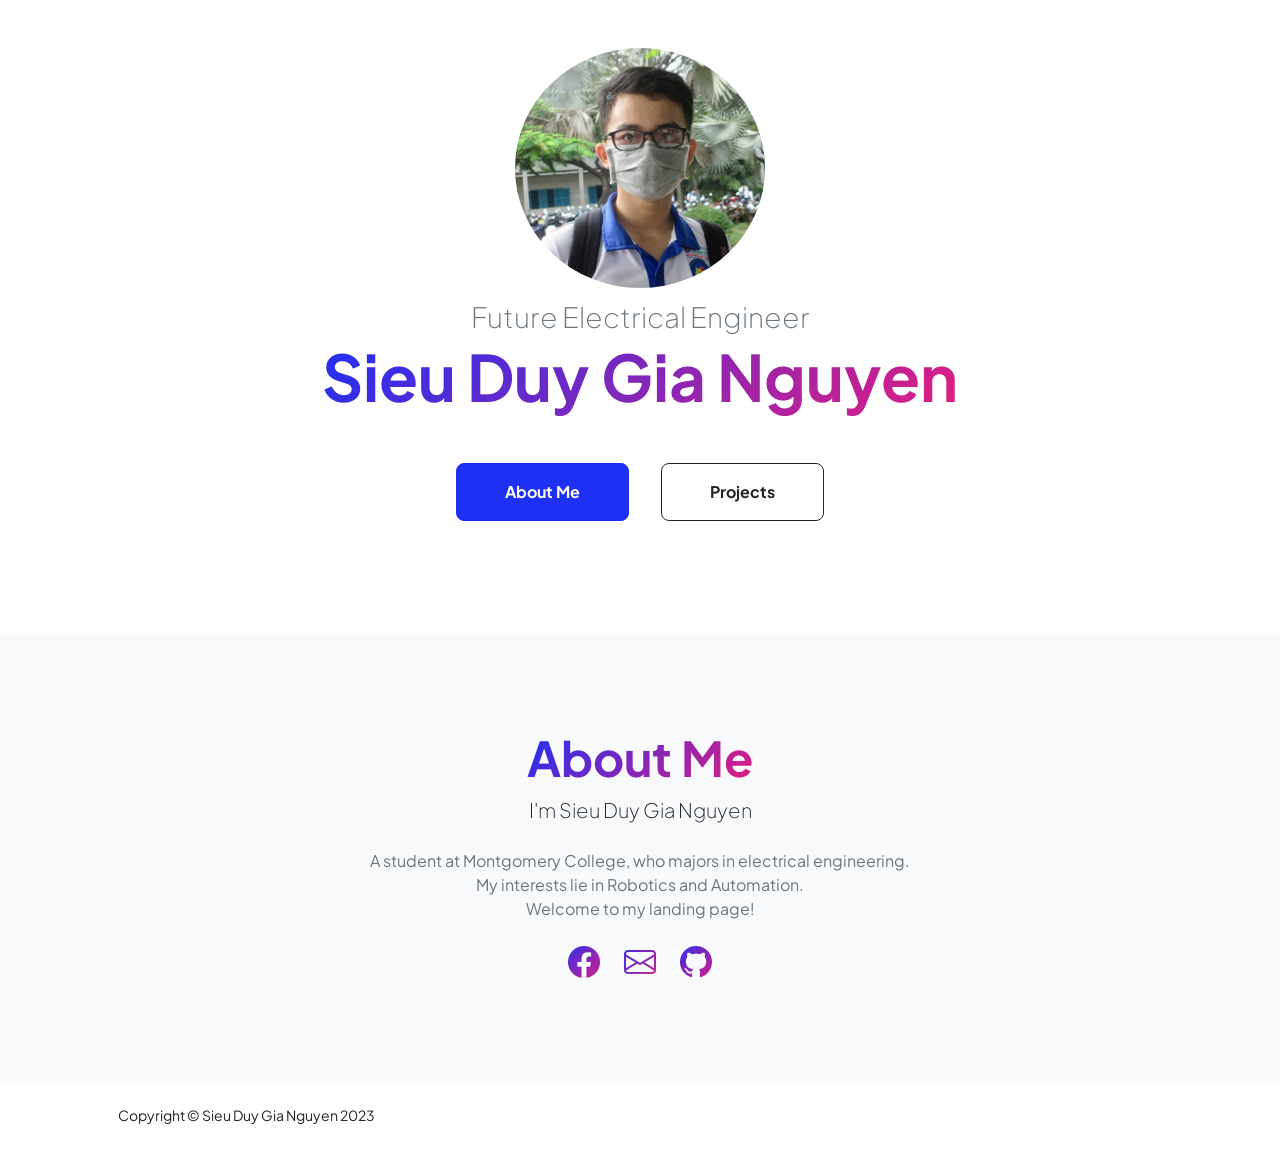
<file: index.html>
<!DOCTYPE html>
<html lang="en">
    <head>
        <meta charset="utf-8" />
        <meta name="viewport" content="width=device-width, initial-scale=1, shrink-to-fit=no" />
        <meta name="description" content="" />
        <meta name="author" content="" />
        <title>Sieu D. G. Nguyen</title>
        <!-- Favicon-->
        <link rel="icon" type="image/x-icon" href="assets/favicon.ico" />
        <!-- Custom Google font-->
        <link rel="preconnect" href="https://fonts.googleapis.com" />
        <link rel="preconnect" href="https://fonts.gstatic.com" crossorigin />
        <link href="https://fonts.googleapis.com/css2?family=Plus+Jakarta+Sans:wght@100;200;300;400;500;600;700;800;900&amp;display=swap" rel="stylesheet" />
        <!-- Bootstrap icons-->
        <link href="https://cdn.jsdelivr.net/npm/bootstrap-icons@1.8.1/font/bootstrap-icons.css" rel="stylesheet" />
        <!-- Core theme CSS (includes Bootstrap)-->
        <link href="css/styles.css" rel="stylesheet" />
    </head>
    <body class="d-flex flex-column h-100">
        <main class="flex-shrink-0">
            <!-- Header-->
            <header class="py-5">
                <div class="container px-5 pb-5">
                    <div class="row gx-5 align-items-center">
                        <div class="col-xxl-5">
                            <!-- Header text content-->
                            <div class="text-center text-xxl-start">
                                <img width="250" class="img-fluid img-profile rounded-circle mx-auto mb-2" src="assets/me.png" alt="..." />
                                <!-- <div class="badge bg-gradient-primary-to-secondary text-white mb-4"><div class="text-uppercase">Design &middot; Development &middot; Marketing</div></div> -->
                                <div class="fs-3 fw-light text-muted"> Future Electrical Engineer</div>
                                <h1 class="display-3 fw-bolder mb-5"><span class="text-gradient d-inline"> Sieu Duy Gia Nguyen</span></h1>
                                <div class="d-grid gap-3 d-sm-flex justify-content-sm-center justify-content-xxl-start mb-3">
                                    <a class="btn btn-primary btn-lg px-5 py-3 me-sm-3 fs-6 fw-bolder" href="index.html">About Me</a>
                                    <a class="btn btn-outline-dark btn-lg px-5 py-3 fs-6 fw-bolder" href="projects.html">Projects</a>
                                </div>
                            </div>
                        </div>
                        
                    </div>
                </div>
            </header>
            <!-- About Section-->
            <section class="bg-light py-5">
                <div class="container px-5">
                    <div class="row gx-5 justify-content-center">
                        <div class="col-xxl-8">
                            <div class="text-center my-5">
                                <h2 class="display-5 fw-bolder"><span class="text-gradient d-inline">About Me</span></h2>
                                <p class="lead fw-light mb-4">I'm Sieu Duy Gia Nguyen</p>
                                <p class="text-muted">A student at Montgomery College, who majors in electrical engineering. </br>
                                    My interests lie in Robotics and Automation. </br> Welcome to my landing page! 
                                </p>
                                <div class="d-flex justify-content-center fs-2 gap-4">
                                    <a class="text-gradient" href="https://www.facebook.com/giasieu.nguyen?mibextid=LQQJ4d"><i class="bi bi-facebook"></i></a>
                                    <a class="text-gradient" href="mailto:sieugnguyen@gmail.com"><i class="bi bi-envelope"></i></a>
                                    
                                    <a class="text-gradient" href="https://github.com/sieudgn"><i class="bi bi-github"></i></a>
                                </div>
                            </div>
                        </div>
                    </div>
                </div>
            </section>
        </main>
        <!-- Footer-->
        <footer class="bg-white py-4 mt-auto">
            <div class="container px-5">
                <div class="row align-items-center justify-content-between flex-column flex-sm-row">
                    <div class="col-auto"><div class="small m-0;">Copyright &copy; Sieu Duy Gia Nguyen 2023</div></div>
                </div>
            </div>
        </footer>
        <!-- Bootstrap core JS-->
        <script src="https://cdn.jsdelivr.net/npm/bootstrap@5.2.3/dist/js/bootstrap.bundle.min.js"></script>
        <!-- Core theme JS-->
        <script src="js/scripts.js"></script>
    </body>
</html>
</file>
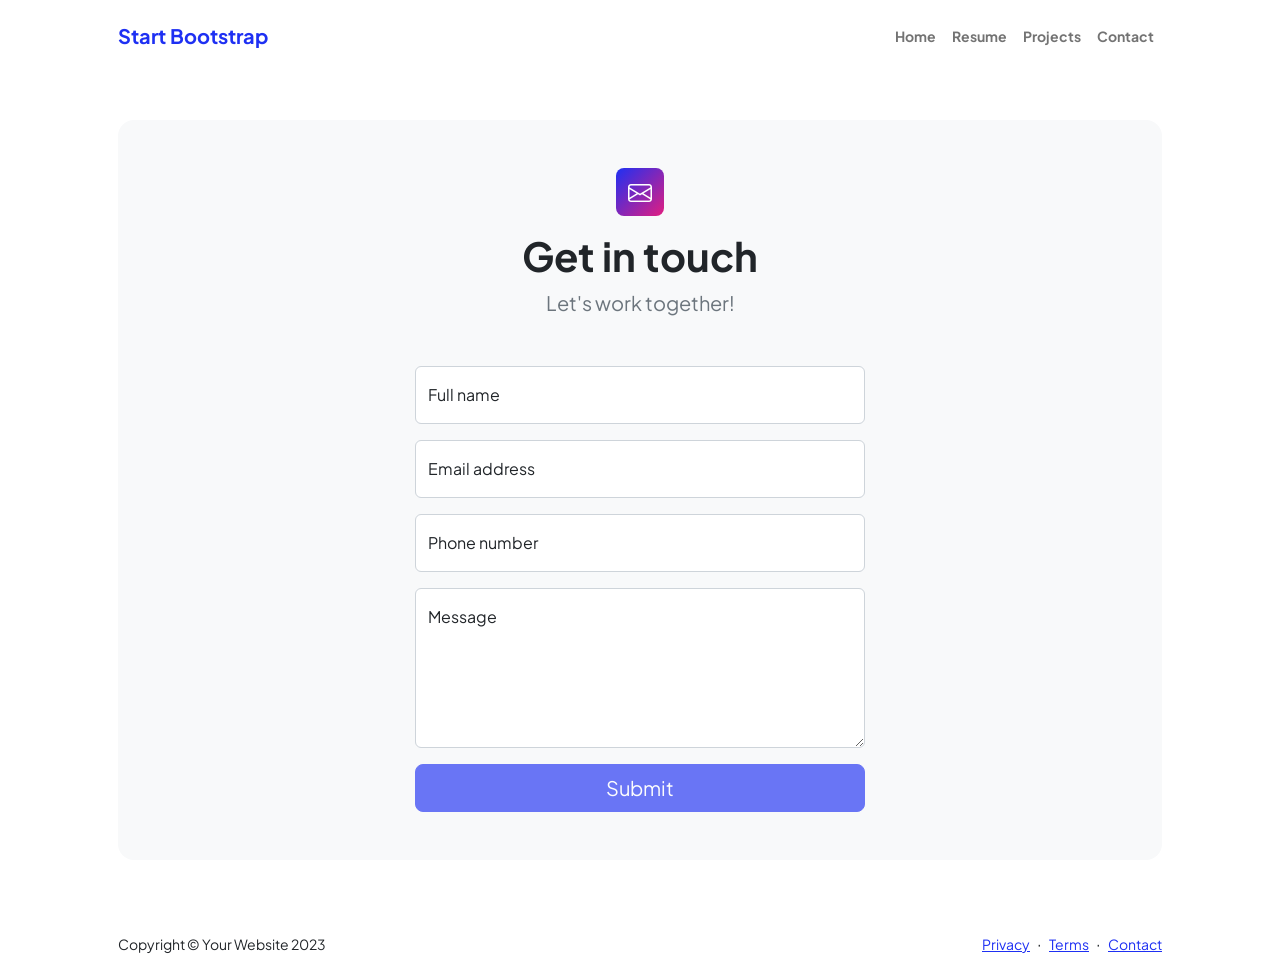
<file: contact.html>
<!DOCTYPE html>
<html lang="en">
    <head>
        <meta charset="utf-8" />
        <meta name="viewport" content="width=device-width, initial-scale=1, shrink-to-fit=no" />
        <meta name="description" content />
        <meta name="author" content />
        <title>Modern Business - Start Bootstrap Template</title>
        <!-- Favicon-->
        <link rel="icon" type="image/x-icon" href="assets/favicon.ico" />
        <!-- Custom Google font-->
        <link rel="preconnect" href="https://fonts.googleapis.com" />
        <link rel="preconnect" href="https://fonts.gstatic.com" crossorigin />
        <link href="https://fonts.googleapis.com/css2?family=Plus+Jakarta+Sans:wght@100;200;300;400;500;600;700;800;900&amp;display=swap" rel="stylesheet" />
        <!-- Bootstrap icons-->
        <link href="https://cdn.jsdelivr.net/npm/bootstrap-icons@1.8.1/font/bootstrap-icons.css" rel="stylesheet" />
        <!-- Core theme CSS (includes Bootstrap)-->
        <link href="css/styles.css" rel="stylesheet" />
    </head>
    <body class="d-flex flex-column">
        <main class="flex-shrink-0">
            <!-- Navigation-->
            <nav class="navbar navbar-expand-lg navbar-light bg-white py-3">
                <div class="container px-5">
                    <a class="navbar-brand" href="index.html"><span class="fw-bolder text-primary">Start Bootstrap</span></a>
                    <button class="navbar-toggler" type="button" data-bs-toggle="collapse" data-bs-target="#navbarSupportedContent" aria-controls="navbarSupportedContent" aria-expanded="false" aria-label="Toggle navigation"><span class="navbar-toggler-icon"></span></button>
                    <div class="collapse navbar-collapse" id="navbarSupportedContent">
                        <ul class="navbar-nav ms-auto mb-2 mb-lg-0 small fw-bolder">
                            <li class="nav-item"><a class="nav-link" href="index.html">Home</a></li>
                            <li class="nav-item"><a class="nav-link" href="resume.html">Resume</a></li>
                            <li class="nav-item"><a class="nav-link" href="projects.html">Projects</a></li>
                            <li class="nav-item"><a class="nav-link" href="contact.html">Contact</a></li>
                        </ul>
                    </div>
                </div>
            </nav>
            <!-- Page content-->
            <section class="py-5">
                <div class="container px-5">
                    <!-- Contact form-->
                    <div class="bg-light rounded-4 py-5 px-4 px-md-5">
                        <div class="text-center mb-5">
                            <div class="feature bg-primary bg-gradient-primary-to-secondary text-white rounded-3 mb-3"><i class="bi bi-envelope"></i></div>
                            <h1 class="fw-bolder">Get in touch</h1>
                            <p class="lead fw-normal text-muted mb-0">Let's work together!</p>
                        </div>
                        <div class="row gx-5 justify-content-center">
                            <div class="col-lg-8 col-xl-6">
                                <!-- * * * * * * * * * * * * * * *-->
                                <!-- * * SB Forms Contact Form * *-->
                                <!-- * * * * * * * * * * * * * * *-->
                                <!-- This form is pre-integrated with SB Forms.-->
                                <!-- To make this form functional, sign up at-->
                                <!-- https://startbootstrap.com/solution/contact-forms-->
                                <!-- to get an API token!-->
                                <form id="contactForm" data-sb-form-api-token="API_TOKEN">
                                    <!-- Name input-->
                                    <div class="form-floating mb-3">
                                        <input class="form-control" id="name" type="text" placeholder="Enter your name..." data-sb-validations="required" />
                                        <label for="name">Full name</label>
                                        <div class="invalid-feedback" data-sb-feedback="name:required">A name is required.</div>
                                    </div>
                                    <!-- Email address input-->
                                    <div class="form-floating mb-3">
                                        <input class="form-control" id="email" type="email" placeholder="name@example.com" data-sb-validations="required,email" />
                                        <label for="email">Email address</label>
                                        <div class="invalid-feedback" data-sb-feedback="email:required">An email is required.</div>
                                        <div class="invalid-feedback" data-sb-feedback="email:email">Email is not valid.</div>
                                    </div>
                                    <!-- Phone number input-->
                                    <div class="form-floating mb-3">
                                        <input class="form-control" id="phone" type="tel" placeholder="(123) 456-7890" data-sb-validations="required" />
                                        <label for="phone">Phone number</label>
                                        <div class="invalid-feedback" data-sb-feedback="phone:required">A phone number is required.</div>
                                    </div>
                                    <!-- Message input-->
                                    <div class="form-floating mb-3">
                                        <textarea class="form-control" id="message" type="text" placeholder="Enter your message here..." style="height: 10rem" data-sb-validations="required"></textarea>
                                        <label for="message">Message</label>
                                        <div class="invalid-feedback" data-sb-feedback="message:required">A message is required.</div>
                                    </div>
                                    <!-- Submit success message-->
                                    <!---->
                                    <!-- This is what your users will see when the form-->
                                    <!-- has successfully submitted-->
                                    <div class="d-none" id="submitSuccessMessage">
                                        <div class="text-center mb-3">
                                            <div class="fw-bolder">Form submission successful!</div>
                                            To activate this form, sign up at
                                            <br />
                                            <a href="https://startbootstrap.com/solution/contact-forms">https://startbootstrap.com/solution/contact-forms</a>
                                        </div>
                                    </div>
                                    <!-- Submit error message-->
                                    <!---->
                                    <!-- This is what your users will see when there is-->
                                    <!-- an error submitting the form-->
                                    <div class="d-none" id="submitErrorMessage"><div class="text-center text-danger mb-3">Error sending message!</div></div>
                                    <!-- Submit Button-->
                                    <div class="d-grid"><button class="btn btn-primary btn-lg disabled" id="submitButton" type="submit">Submit</button></div>
                                </form>
                            </div>
                        </div>
                    </div>
                </div>
            </section>
        </main>
        <!-- Footer-->
        <footer class="bg-white py-4 mt-auto">
            <div class="container px-5">
                <div class="row align-items-center justify-content-between flex-column flex-sm-row">
                    <div class="col-auto"><div class="small m-0">Copyright &copy; Your Website 2023</div></div>
                    <div class="col-auto">
                        <a class="small" href="#!">Privacy</a>
                        <span class="mx-1">&middot;</span>
                        <a class="small" href="#!">Terms</a>
                        <span class="mx-1">&middot;</span>
                        <a class="small" href="#!">Contact</a>
                    </div>
                </div>
            </div>
        </footer>
        <!-- Bootstrap core JS-->
        <script src="https://cdn.jsdelivr.net/npm/bootstrap@5.2.3/dist/js/bootstrap.bundle.min.js"></script>
        <!-- Core theme JS-->
        <script src="js/scripts.js"></script>
        <!-- * * * * * * * * * * * * * * * * * * * * * * * * * * * * * * * * * * * * * * * *-->
        <!-- * *                               SB Forms JS                               * *-->
        <!-- * * Activate your form at https://startbootstrap.com/solution/contact-forms * *-->
        <!-- * * * * * * * * * * * * * * * * * * * * * * * * * * * * * * * * * * * * * * * *-->
        <script src="https://cdn.startbootstrap.com/sb-forms-latest.js"></script>
    </body>
</html>
</file>
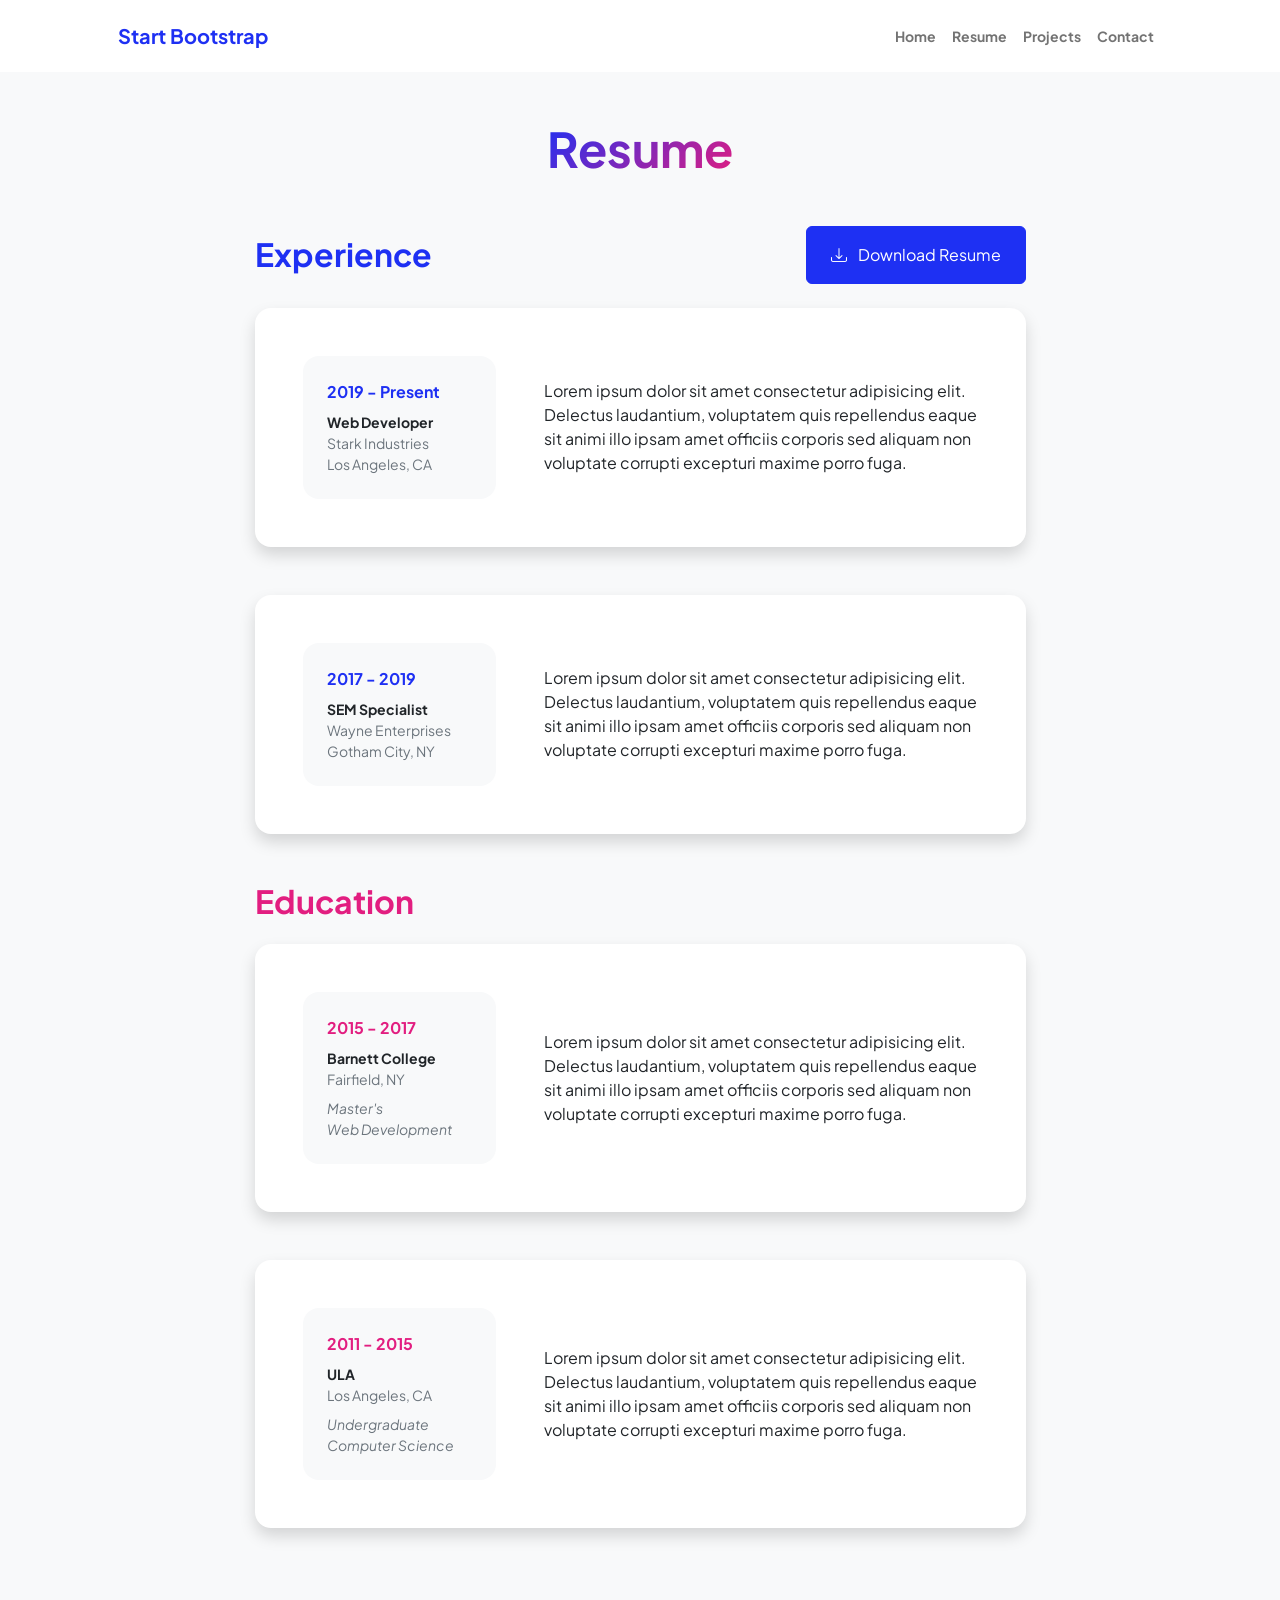
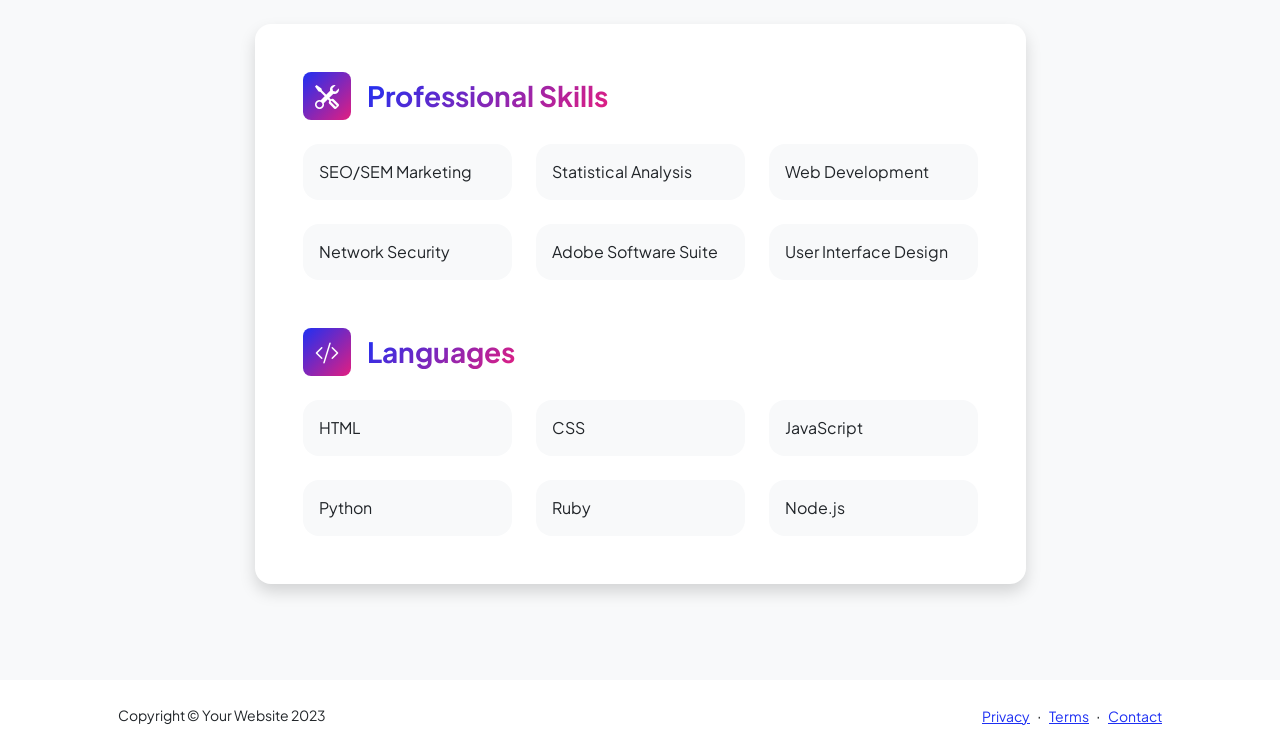
<file: resume.html>
<!DOCTYPE html>
<html lang="en">
    <head>
        <meta charset="utf-8" />
        <meta name="viewport" content="width=device-width, initial-scale=1, shrink-to-fit=no" />
        <meta name="description" content="" />
        <meta name="author" content="" />
        <title>Personal - Start Bootstrap Template</title>
        <!-- Favicon-->
        <link rel="icon" type="image/x-icon" href="assets/favicon.ico" />
        <!-- Custom Google font-->
        <link rel="preconnect" href="https://fonts.googleapis.com" />
        <link rel="preconnect" href="https://fonts.gstatic.com" crossorigin />
        <link href="https://fonts.googleapis.com/css2?family=Plus+Jakarta+Sans:wght@100;200;300;400;500;600;700;800;900&amp;display=swap" rel="stylesheet" />
        <!-- Bootstrap icons-->
        <link href="https://cdn.jsdelivr.net/npm/bootstrap-icons@1.8.1/font/bootstrap-icons.css" rel="stylesheet" />
        <!-- Core theme CSS (includes Bootstrap)-->
        <link href="css/styles.css" rel="stylesheet" />
    </head>
    <body class="d-flex flex-column h-100 bg-light">
        <main class="flex-shrink-0">
            <!-- Navigation-->
            <nav class="navbar navbar-expand-lg navbar-light bg-white py-3">
                <div class="container px-5">
                    <a class="navbar-brand" href="index.html"><span class="fw-bolder text-primary">Start Bootstrap</span></a>
                    <button class="navbar-toggler" type="button" data-bs-toggle="collapse" data-bs-target="#navbarSupportedContent" aria-controls="navbarSupportedContent" aria-expanded="false" aria-label="Toggle navigation"><span class="navbar-toggler-icon"></span></button>
                    <div class="collapse navbar-collapse" id="navbarSupportedContent">
                        <ul class="navbar-nav ms-auto mb-2 mb-lg-0 small fw-bolder">
                            <li class="nav-item"><a class="nav-link" href="index.html">Home</a></li>
                            <li class="nav-item"><a class="nav-link" href="resume.html">Resume</a></li>
                            <li class="nav-item"><a class="nav-link" href="projects.html">Projects</a></li>
                            <li class="nav-item"><a class="nav-link" href="contact.html">Contact</a></li>
                        </ul>
                    </div>
                </div>
            </nav>
            <!-- Page Content-->
            <div class="container px-5 my-5">
                <div class="text-center mb-5">
                    <h1 class="display-5 fw-bolder mb-0"><span class="text-gradient d-inline">Resume</span></h1>
                </div>
                <div class="row gx-5 justify-content-center">
                    <div class="col-lg-11 col-xl-9 col-xxl-8">
                        <!-- Experience Section-->
                        <section>
                            <div class="d-flex align-items-center justify-content-between mb-4">
                                <h2 class="text-primary fw-bolder mb-0">Experience</h2>
                                <!-- Download resume button-->
                                <!-- Note: Set the link href target to a PDF file within your project-->
                                <a class="btn btn-primary px-4 py-3" href="#!">
                                    <div class="d-inline-block bi bi-download me-2"></div>
                                    Download Resume
                                </a>
                            </div>
                            <!-- Experience Card 1-->
                            <div class="card shadow border-0 rounded-4 mb-5">
                                <div class="card-body p-5">
                                    <div class="row align-items-center gx-5">
                                        <div class="col text-center text-lg-start mb-4 mb-lg-0">
                                            <div class="bg-light p-4 rounded-4">
                                                <div class="text-primary fw-bolder mb-2">2019 - Present</div>
                                                <div class="small fw-bolder">Web Developer</div>
                                                <div class="small text-muted">Stark Industries</div>
                                                <div class="small text-muted">Los Angeles, CA</div>
                                            </div>
                                        </div>
                                        <div class="col-lg-8"><div>Lorem ipsum dolor sit amet consectetur adipisicing elit. Delectus laudantium, voluptatem quis repellendus eaque sit animi illo ipsam amet officiis corporis sed aliquam non voluptate corrupti excepturi maxime porro fuga.</div></div>
                                    </div>
                                </div>
                            </div>
                            <!-- Experience Card 2-->
                            <div class="card shadow border-0 rounded-4 mb-5">
                                <div class="card-body p-5">
                                    <div class="row align-items-center gx-5">
                                        <div class="col text-center text-lg-start mb-4 mb-lg-0">
                                            <div class="bg-light p-4 rounded-4">
                                                <div class="text-primary fw-bolder mb-2">2017 - 2019</div>
                                                <div class="small fw-bolder">SEM Specialist</div>
                                                <div class="small text-muted">Wayne Enterprises</div>
                                                <div class="small text-muted">Gotham City, NY</div>
                                            </div>
                                        </div>
                                        <div class="col-lg-8"><div>Lorem ipsum dolor sit amet consectetur adipisicing elit. Delectus laudantium, voluptatem quis repellendus eaque sit animi illo ipsam amet officiis corporis sed aliquam non voluptate corrupti excepturi maxime porro fuga.</div></div>
                                    </div>
                                </div>
                            </div>
                        </section>
                        <!-- Education Section-->
                        <section>
                            <h2 class="text-secondary fw-bolder mb-4">Education</h2>
                            <!-- Education Card 1-->
                            <div class="card shadow border-0 rounded-4 mb-5">
                                <div class="card-body p-5">
                                    <div class="row align-items-center gx-5">
                                        <div class="col text-center text-lg-start mb-4 mb-lg-0">
                                            <div class="bg-light p-4 rounded-4">
                                                <div class="text-secondary fw-bolder mb-2">2015 - 2017</div>
                                                <div class="mb-2">
                                                    <div class="small fw-bolder">Barnett College</div>
                                                    <div class="small text-muted">Fairfield, NY</div>
                                                </div>
                                                <div class="fst-italic">
                                                    <div class="small text-muted">Master's</div>
                                                    <div class="small text-muted">Web Development</div>
                                                </div>
                                            </div>
                                        </div>
                                        <div class="col-lg-8"><div>Lorem ipsum dolor sit amet consectetur adipisicing elit. Delectus laudantium, voluptatem quis repellendus eaque sit animi illo ipsam amet officiis corporis sed aliquam non voluptate corrupti excepturi maxime porro fuga.</div></div>
                                    </div>
                                </div>
                            </div>
                            <!-- Education Card 2-->
                            <div class="card shadow border-0 rounded-4 mb-5">
                                <div class="card-body p-5">
                                    <div class="row align-items-center gx-5">
                                        <div class="col text-center text-lg-start mb-4 mb-lg-0">
                                            <div class="bg-light p-4 rounded-4">
                                                <div class="text-secondary fw-bolder mb-2">2011 - 2015</div>
                                                <div class="mb-2">
                                                    <div class="small fw-bolder">ULA</div>
                                                    <div class="small text-muted">Los Angeles, CA</div>
                                                </div>
                                                <div class="fst-italic">
                                                    <div class="small text-muted">Undergraduate</div>
                                                    <div class="small text-muted">Computer Science</div>
                                                </div>
                                            </div>
                                        </div>
                                        <div class="col-lg-8"><div>Lorem ipsum dolor sit amet consectetur adipisicing elit. Delectus laudantium, voluptatem quis repellendus eaque sit animi illo ipsam amet officiis corporis sed aliquam non voluptate corrupti excepturi maxime porro fuga.</div></div>
                                    </div>
                                </div>
                            </div>
                        </section>
                        <!-- Divider-->
                        <div class="pb-5"></div>
                        <!-- Skills Section-->
                        <section>
                            <!-- Skillset Card-->
                            <div class="card shadow border-0 rounded-4 mb-5">
                                <div class="card-body p-5">
                                    <!-- Professional skills list-->
                                    <div class="mb-5">
                                        <div class="d-flex align-items-center mb-4">
                                            <div class="feature bg-primary bg-gradient-primary-to-secondary text-white rounded-3 me-3"><i class="bi bi-tools"></i></div>
                                            <h3 class="fw-bolder mb-0"><span class="text-gradient d-inline">Professional Skills</span></h3>
                                        </div>
                                        <div class="row row-cols-1 row-cols-md-3 mb-4">
                                            <div class="col mb-4 mb-md-0"><div class="d-flex align-items-center bg-light rounded-4 p-3 h-100">SEO/SEM Marketing</div></div>
                                            <div class="col mb-4 mb-md-0"><div class="d-flex align-items-center bg-light rounded-4 p-3 h-100">Statistical Analysis</div></div>
                                            <div class="col"><div class="d-flex align-items-center bg-light rounded-4 p-3 h-100">Web Development</div></div>
                                        </div>
                                        <div class="row row-cols-1 row-cols-md-3">
                                            <div class="col mb-4 mb-md-0"><div class="d-flex align-items-center bg-light rounded-4 p-3 h-100">Network Security</div></div>
                                            <div class="col mb-4 mb-md-0"><div class="d-flex align-items-center bg-light rounded-4 p-3 h-100">Adobe Software Suite</div></div>
                                            <div class="col"><div class="d-flex align-items-center bg-light rounded-4 p-3 h-100">User Interface Design</div></div>
                                        </div>
                                    </div>
                                    <!-- Languages list-->
                                    <div class="mb-0">
                                        <div class="d-flex align-items-center mb-4">
                                            <div class="feature bg-primary bg-gradient-primary-to-secondary text-white rounded-3 me-3"><i class="bi bi-code-slash"></i></div>
                                            <h3 class="fw-bolder mb-0"><span class="text-gradient d-inline">Languages</span></h3>
                                        </div>
                                        <div class="row row-cols-1 row-cols-md-3 mb-4">
                                            <div class="col mb-4 mb-md-0"><div class="d-flex align-items-center bg-light rounded-4 p-3 h-100">HTML</div></div>
                                            <div class="col mb-4 mb-md-0"><div class="d-flex align-items-center bg-light rounded-4 p-3 h-100">CSS</div></div>
                                            <div class="col"><div class="d-flex align-items-center bg-light rounded-4 p-3 h-100">JavaScript</div></div>
                                        </div>
                                        <div class="row row-cols-1 row-cols-md-3">
                                            <div class="col mb-4 mb-md-0"><div class="d-flex align-items-center bg-light rounded-4 p-3 h-100">Python</div></div>
                                            <div class="col mb-4 mb-md-0"><div class="d-flex align-items-center bg-light rounded-4 p-3 h-100">Ruby</div></div>
                                            <div class="col"><div class="d-flex align-items-center bg-light rounded-4 p-3 h-100">Node.js</div></div>
                                        </div>
                                    </div>
                                </div>
                            </div>
                        </section>
                    </div>
                </div>
            </div>
        </main>
        <!-- Footer-->
        <footer class="bg-white py-4 mt-auto">
            <div class="container px-5">
                <div class="row align-items-center justify-content-between flex-column flex-sm-row">
                    <div class="col-auto"><div class="small m-0">Copyright &copy; Your Website 2023</div></div>
                    <div class="col-auto">
                        <a class="small" href="#!">Privacy</a>
                        <span class="mx-1">&middot;</span>
                        <a class="small" href="#!">Terms</a>
                        <span class="mx-1">&middot;</span>
                        <a class="small" href="#!">Contact</a>
                    </div>
                </div>
            </div>
        </footer>
        <!-- Bootstrap core JS-->
        <script src="https://cdn.jsdelivr.net/npm/bootstrap@5.2.3/dist/js/bootstrap.bundle.min.js"></script>
        <!-- Core theme JS-->
        <script src="js/scripts.js"></script>
    </body>
</html>
</file>
